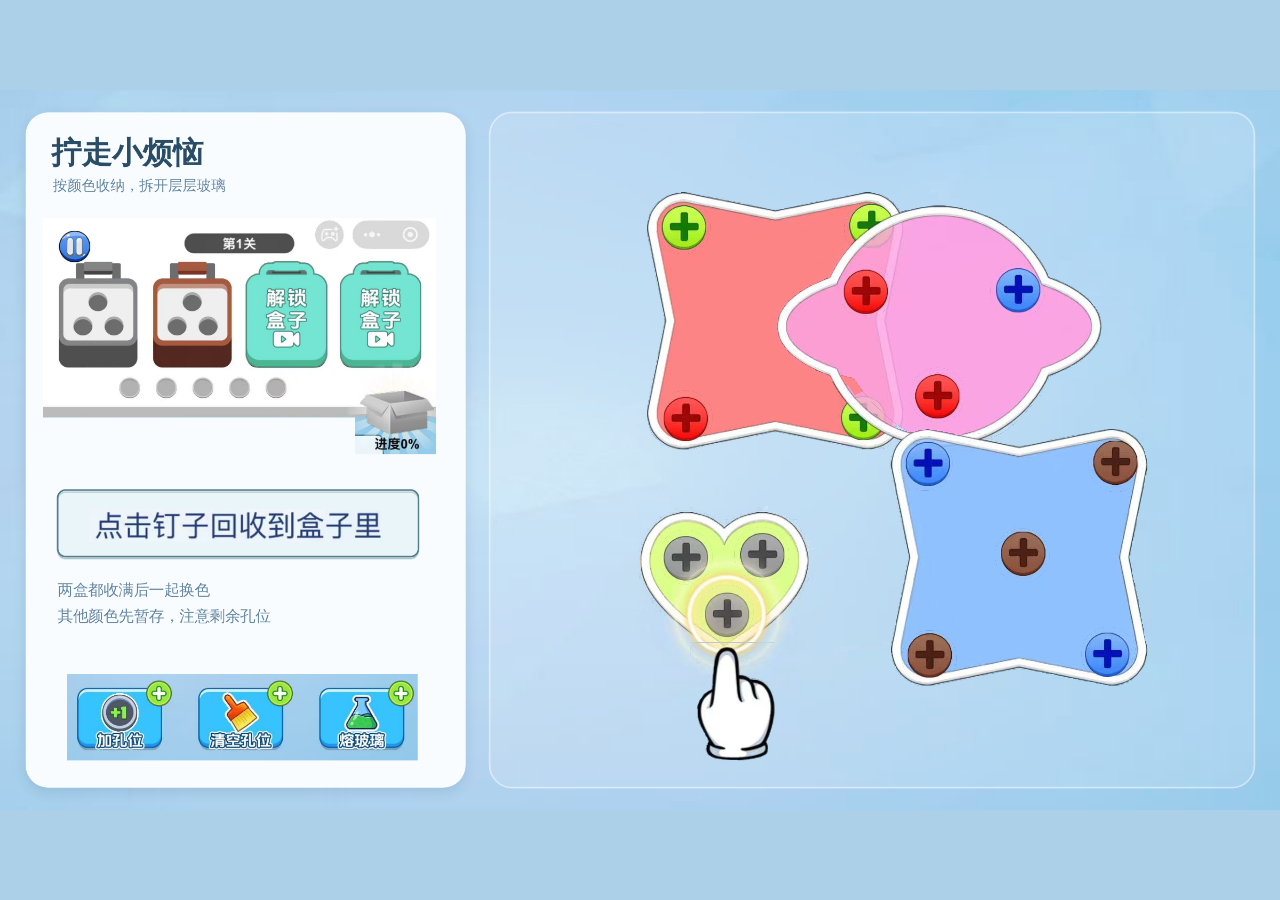
<file: index.html>
<!doctype html><html lang="zh-CN"><head><meta charset="utf-8"><meta name="viewport" content="width=device-width,initial-scale=1,viewport-fit=cover"><meta name="theme-color" content="#add0e9"><title>拧走小烦恼</title><link rel="stylesheet" href="style.css?v=20261112-edge-fit"><script type="importmap">{"imports":{"three":"./js/vendor/three.module.js?v=20261107-r5-final"}}</script></head><body>
<main id="game-container">
 <img id="reference-backdrop" alt="" aria-hidden="true" draggable="false">
 <canvas id="game-canvas" aria-label="点击露出的螺丝，按颜色收纳；轻拖可转动视角"></canvas>
 <div id="reference-stage">
 <img id="tutorial-hand" src="assets/reference/hand-native.png?v=20261107-r5-final" alt="点击灰色螺丝" draggable="false">
 <span id="level-title" hidden></span><canvas id="progress-text" hidden role="img" aria-label="进度0%"></canvas>
 <button id="pause-btn" class="hit" style="left:32px;top:166px;width:89px;height:85px" aria-label="暂停与菜单"></button>
 <button id="help-btn" class="hit" style="left:650px;top:145px;width:80px;height:74px" aria-label="玩法说明"></button>
 <button id="menu-btn" class="hit" style="left:742px;top:145px;width:184px;height:74px" aria-label="游戏菜单"></button>
 <button class="hit unlock" data-box="2" style="left:484px;top:243px;width:202px;height:258px" aria-label="解锁第三个辅助收纳盒"></button>
 <button class="hit unlock" data-box="3" style="left:711px;top:243px;width:219px;height:258px" aria-label="解锁第四个辅助收纳盒"></button>
 <button id="add-slot-btn" class="hit" style="left:128px;top:1805px;width:200px;height:155px" aria-label="加孔位"></button>
 <button id="clear-slots-btn" class="hit" style="left:382px;top:1805px;width:202px;height:155px" aria-label="清空孔位"></button>
 <button id="melt-btn" class="hit" style="left:632px;top:1805px;width:205px;height:155px" aria-label="熔玻璃"></button>
</div></main>
<div id="dialog" hidden role="dialog" aria-modal="true" aria-labelledby="dialog-title"><section class="dialog-card"><button id="dialog-close" aria-label="关闭">×</button><h1 id="dialog-title"></h1><div id="dialog-content"></div><div id="dialog-actions"></div></section></div>
<div id="toast" role="status" hidden></div><div id="loading">正在加载游戏…</div>
<script type="module" src="js/main.js?v=20261112-desktop"></script></body></html>
</file>
<file: style.css>
*{box-sizing:border-box}html,body{width:100%;height:100%;margin:0;overflow:hidden;overscroll-behavior:none;font-family:"PingFang SC","Microsoft YaHei",sans-serif}body{padding:env(safe-area-inset-top) env(safe-area-inset-right) env(safe-area-inset-bottom) env(safe-area-inset-left);min-width:0;min-height:0;background:#add0e9;display:grid;place-items:center;-webkit-tap-highlight-color:transparent}button{font:inherit;cursor:pointer;touch-action:manipulation}button:focus-visible{outline:3px solid #ffca40;outline-offset:3px}[hidden]{display:none!important}
#game-container{position:relative;overflow:hidden;isolation:isolate;background:#acd0e9}#reference-stage{position:absolute;width:943px;height:2048.81484375px;transform-origin:top left;z-index:2;pointer-events:none}#reference-backdrop,#game-canvas{position:absolute;inset:0;display:block;width:100%;height:100%}#reference-backdrop{z-index:0}#game-canvas{z-index:1;touch-action:none}#tutorial-hand{position:absolute;left:191px;top:1488px;width:125px;height:177px;z-index:3;pointer-events:none}.hit{pointer-events:auto;position:absolute;z-index:4;background:transparent;border:0;padding:0;border-radius:25px;color:transparent}.hit:active{background:#ffffff16}.hit:disabled{cursor:default}.hit:focus-visible{outline-width:6px}#level-title{position:absolute;left:339px;top:177px;width:265px;height:49px;background:#4d4d4d;border-radius:28px;text-align:center;color:#fff;font-weight:900;font-size:38px;line-height:49px;z-index:3}#progress-text{position:absolute;left:789px;top:660px;width:154px;height:48px;z-index:3;pointer-events:none}[data-version=basic] [data-enhanced]{display:none!important}#dialog{position:fixed;inset:0;z-index:20;display:grid;place-items:center;padding:max(18px,env(safe-area-inset-top)) 18px;background:#203f5f70;backdrop-filter:blur(5px)}.dialog-card{position:relative;width:min(440px,100%);max-height:88dvh;overflow:auto;background:#f8fcff;border:3px solid white;border-radius:23px;box-shadow:0 7px 0 #6d9fbc,0 20px 70px #213e5f55;padding:25px 22px;color:#254b6a}.dialog-card h1{font-size:23px;margin:0 35px 20px 0}#dialog-close{position:absolute;top:12px;right:12px;width:38px;height:38px;border:0;border-radius:12px;background:#dfedf6;color:#517f9c;font-size:25px}#dialog-content{font-size:14px;line-height:1.9}#dialog-content p{margin:8px 0 16px}#dialog-actions{display:flex;flex-wrap:wrap;gap:10px;margin-top:18px}.menu-button{border:2px solid #fff;border-radius:13px;min-height:45px;flex:1 1 40%;padding:10px 12px;background:linear-gradient(#73c8f3,#40a6dc);color:#fff;font-weight:800;box-shadow:0 3px 0 #2a80af;white-space:nowrap}.menu-button.secondary{background:#deedf6;color:#4c7b98;box-shadow:0 3px 0 #abc9dd}.menu-button:disabled{opacity:.45;cursor:default}.record-table{width:100%;font-size:12px;border-collapse:collapse}.record-table th,.record-table td{border-bottom:1px solid #dae7ef;padding:9px 3px;text-align:center}.record-table .best{background:#fff2c7}#toast{position:fixed;left:50%;bottom:max(26px,env(safe-area-inset-bottom));transform:translateX(-50%);max-width:88vw;padding:12px 20px;border-radius:13px;color:#fff;background:#284b69ed;font-size:13px;line-height:1.6;z-index:25;text-align:center;pointer-events:none}#loading{position:fixed;inset:0;display:grid;place-items:center;background:#b0d4ec;color:#3f7298;font-size:17px;z-index:40}
@media(prefers-reduced-motion:reduce){*{scroll-behavior:auto!important}}

.hit::before{content:'';position:absolute;left:50%;top:50%;width:max(100%,var(--hit-size,44px));height:max(100%,var(--hit-size,44px));transform:translate(-50%,-50%)}
</file>
